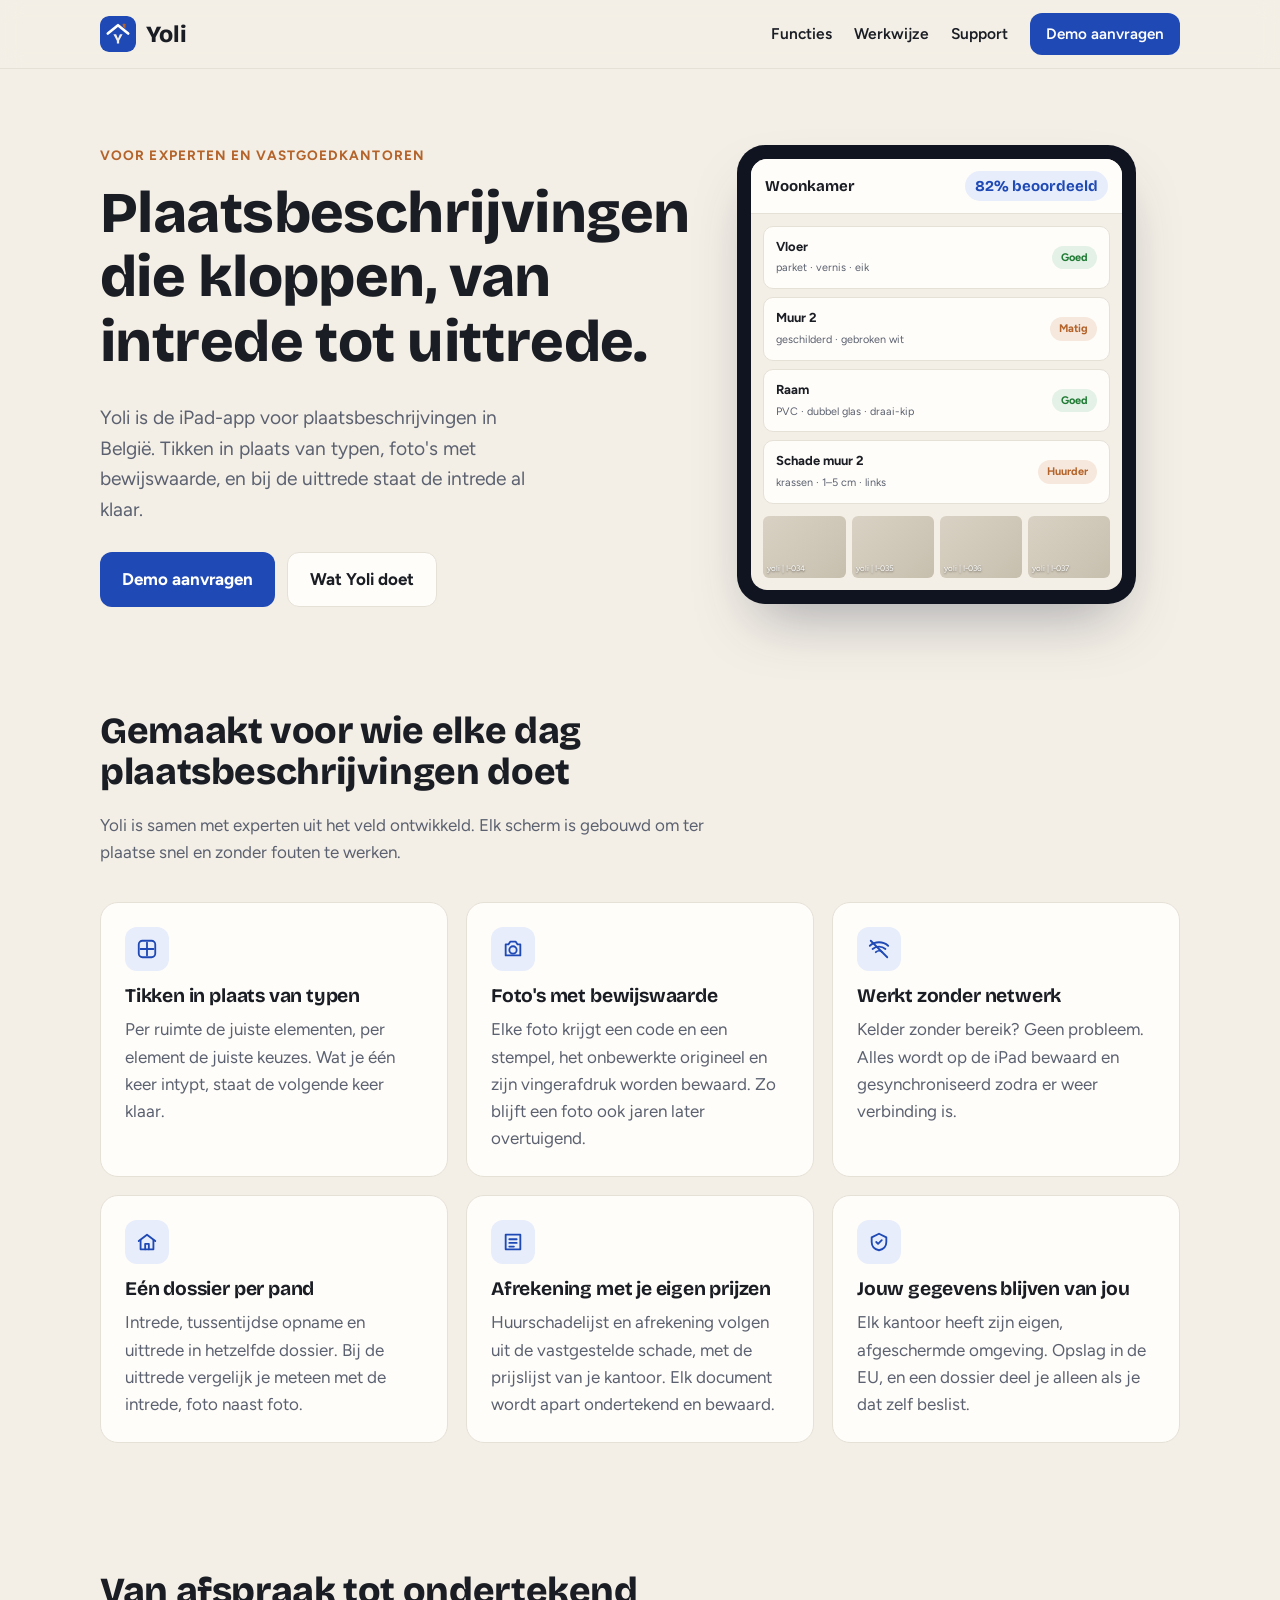
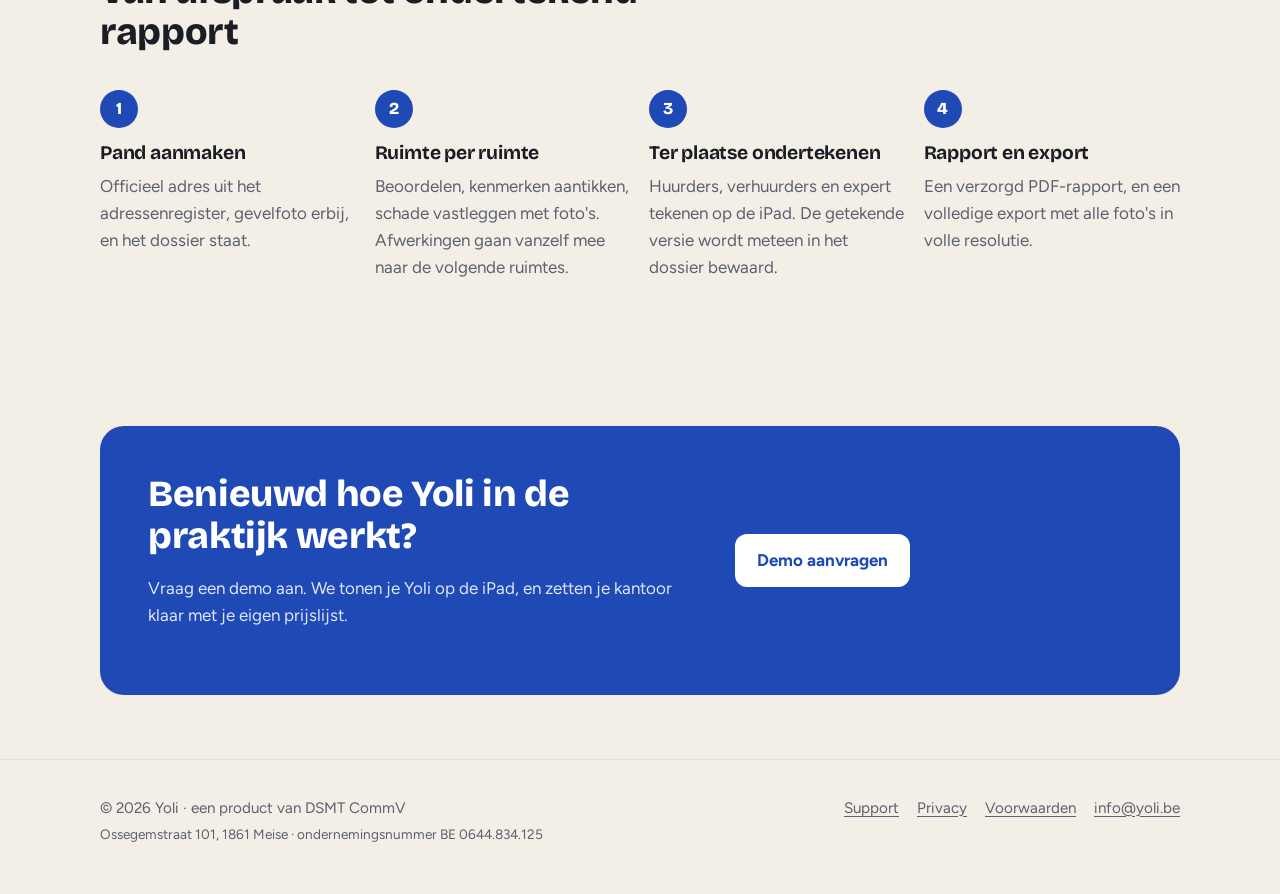
<file: index.html>
<!doctype html>
<html lang="nl-BE">
<head>
  <meta charset="utf-8">
  <meta name="viewport" content="width=device-width, initial-scale=1">
  <title>Yoli – plaatsbeschrijvingen op de iPad</title>
  <meta name="description" content="Yoli is de app voor digitale plaatsbeschrijvingen in België: intrede, uittrede en afrekening in één dossier, met foto's die als bewijs standhouden. Werkt ook zonder netwerk.">
  <link rel="icon" href="img/favicon.png">
  <link rel="stylesheet" href="stijl.css">
</head>
<body>
  <header class="kop">
    <div class="wrap">
      <a class="merk" href="./"><img src="img/yoli-icoon.svg" alt="">Yoli</a>
      <nav class="nav">
        <a href="#functies">Functies</a>
        <a href="#werkwijze">Werkwijze</a>
        <a href="support.html">Support</a>
        <a class="knop klein" href="mailto:info@yoli.be?subject=Demo%20van%20Yoli">Demo aanvragen</a>
      </nav>
    </div>
  </header>

  <main>
    <section class="held">
      <div class="wrap">
        <div>
          <span class="label">Voor experten en vastgoedkantoren</span>
          <h1>Plaatsbeschrijvingen die kloppen, van intrede tot uittrede.</h1>
          <p class="groot">Yoli is de iPad-app voor plaatsbeschrijvingen in België. Tikken in plaats van typen, foto's met bewijswaarde, en bij de uittrede staat de intrede al klaar.</p>
          <div class="knoppen">
            <a class="knop" href="mailto:info@yoli.be?subject=Demo%20van%20Yoli">Demo aanvragen</a>
            <a class="knop licht" href="#functies">Wat Yoli doet</a>
          </div>
        </div>
        <div class="toestel" aria-hidden="true">
          <div class="scherm">
            <div class="balk"><span>Woonkamer</span><span class="pil">82% beoordeeld</span></div>
            <div class="lijst">
              <div class="rij"><div><b>Vloer</b><small>parket · vernis · eik</small></div><span class="eval goed">Goed</span></div>
              <div class="rij"><div><b>Muur 2</b><small>geschilderd · gebroken wit</small></div><span class="eval matig">Matig</span></div>
              <div class="rij"><div><b>Raam</b><small>PVC · dubbel glas · draai-kip</small></div><span class="eval goed">Goed</span></div>
              <div class="rij"><div><b>Schade muur 2</b><small>krassen · 1–5 cm · links</small></div><span class="eval matig">Huurder</span></div>
            </div>
            <div class="fotos"><div data-n="34"></div><div data-n="35"></div><div data-n="36"></div><div data-n="37"></div></div>
          </div>
        </div>
      </div>
    </section>

    <section id="functies">
      <div class="wrap">
        <div class="intro">
          <h2>Gemaakt voor wie elke dag plaatsbeschrijvingen doet</h2>
          <p class="muted">Yoli is samen met experten uit het veld ontwikkeld. Elk scherm is gebouwd om ter plaatse snel en zonder fouten te werken.</p>
        </div>
        <div class="raster">
          <div class="kaart">
            <div class="icoon"><svg viewBox="0 0 24 24" fill="none" stroke="currentColor" stroke-width="2" stroke-linecap="round" stroke-linejoin="round"><path d="M5 12h14M12 5v14"/><rect x="3" y="3" width="18" height="18" rx="4"/></svg></div>
            <h3>Tikken in plaats van typen</h3>
            <p>Per ruimte de juiste elementen, per element de juiste keuzes. Wat je één keer intypt, staat de volgende keer klaar.</p>
          </div>
          <div class="kaart">
            <div class="icoon"><svg viewBox="0 0 24 24" fill="none" stroke="currentColor" stroke-width="2" stroke-linecap="round" stroke-linejoin="round"><path d="M4 7h3l2-3h6l2 3h3v12H4z"/><circle cx="12" cy="13" r="4"/></svg></div>
            <h3>Foto's met bewijswaarde</h3>
            <p>Elke foto krijgt een code en een stempel, het onbewerkte origineel en zijn vingerafdruk worden bewaard. Zo blijft een foto ook jaren later overtuigend.</p>
          </div>
          <div class="kaart">
            <div class="icoon"><svg viewBox="0 0 24 24" fill="none" stroke="currentColor" stroke-width="2" stroke-linecap="round" stroke-linejoin="round"><path d="M2 8.5a15 15 0 0 1 20 0M5 12a10.5 10.5 0 0 1 14 0M8.5 15.5a5 5 0 0 1 7 0"/><path d="M3 3l18 18"/></svg></div>
            <h3>Werkt zonder netwerk</h3>
            <p>Kelder zonder bereik? Geen probleem. Alles wordt op de iPad bewaard en gesynchroniseerd zodra er weer verbinding is.</p>
          </div>
          <div class="kaart">
            <div class="icoon"><svg viewBox="0 0 24 24" fill="none" stroke="currentColor" stroke-width="2" stroke-linecap="round" stroke-linejoin="round"><path d="M3 11l9-7 9 7"/><path d="M5 10v10h14V10"/><path d="M10 20v-6h4v6"/></svg></div>
            <h3>Eén dossier per pand</h3>
            <p>Intrede, tussentijdse opname en uittrede in hetzelfde dossier. Bij de uittrede vergelijk je meteen met de intrede, foto naast foto.</p>
          </div>
          <div class="kaart">
            <div class="icoon"><svg viewBox="0 0 24 24" fill="none" stroke="currentColor" stroke-width="2" stroke-linecap="round" stroke-linejoin="round"><path d="M4 4h16v16H4z"/><path d="M8 9h8M8 13h8M8 17h5"/></svg></div>
            <h3>Afrekening met je eigen prijzen</h3>
            <p>Huurschadelijst en afrekening volgen uit de vastgestelde schade, met de prijslijst van je kantoor. Elk document wordt apart ondertekend en bewaard.</p>
          </div>
          <div class="kaart">
            <div class="icoon"><svg viewBox="0 0 24 24" fill="none" stroke="currentColor" stroke-width="2" stroke-linecap="round" stroke-linejoin="round"><path d="M12 3l8 4v5c0 5-3.5 8-8 9-4.5-1-8-4-8-9V7z"/><path d="M9 12l2 2 4-4"/></svg></div>
            <h3>Jouw gegevens blijven van jou</h3>
            <p>Elk kantoor heeft zijn eigen, afgeschermde omgeving. Opslag in de EU, en een dossier deel je alleen als je dat zelf beslist.</p>
          </div>
        </div>
      </div>
    </section>

    <section id="werkwijze">
      <div class="wrap">
        <div class="intro">
          <h2>Van afspraak tot ondertekend rapport</h2>
        </div>
        <div class="stappen">
          <div class="stap"><h3>Pand aanmaken</h3><p>Officieel adres uit het adressenregister, gevelfoto erbij, en het dossier staat.</p></div>
          <div class="stap"><h3>Ruimte per ruimte</h3><p>Beoordelen, kenmerken aantikken, schade vastleggen met foto's. Afwerkingen gaan vanzelf mee naar de volgende ruimtes.</p></div>
          <div class="stap"><h3>Ter plaatse ondertekenen</h3><p>Huurders, verhuurders en expert tekenen op de iPad. De getekende versie wordt meteen in het dossier bewaard.</p></div>
          <div class="stap"><h3>Rapport en export</h3><p>Een verzorgd PDF-rapport, en een volledige export met alle foto's in volle resolutie.</p></div>
        </div>
      </div>
    </section>

    <section>
      <div class="wrap">
        <div class="band">
          <div>
            <h2>Benieuwd hoe Yoli in de praktijk werkt?</h2>
            <p>Vraag een demo aan. We tonen je Yoli op de iPad, en zetten je kantoor klaar met je eigen prijslijst.</p>
          </div>
          <div><a class="knop" href="mailto:info@yoli.be?subject=Demo%20van%20Yoli">Demo aanvragen</a></div>
        </div>
      </div>
    </section>
  </main>

  <footer class="voet">
    <div class="wrap">
      <div>© <span id="jaar">2026</span> Yoli · een product van DSMT CommV<br><span class="gegevens">Ossegemstraat 101, 1861 Meise · ondernemingsnummer BE 0644.834.125</span></div>
      <nav>
        <a href="support.html">Support</a>
        <a href="privacy.html">Privacy</a>
        <a href="voorwaarden.html">Voorwaarden</a>
        <a href="mailto:info@yoli.be">info@yoli.be</a>
      </nav>
    </div>
  </footer>
  <script>document.getElementById('jaar').textContent = new Date().getFullYear();</script>
  <script defer src="https://static.cloudflareinsights.com/beacon.min.js" data-cf-beacon='{"token": "1a68eac766ce40c5bf9dcab5c453d87e"}'></script>
</body>
</html>
</file>
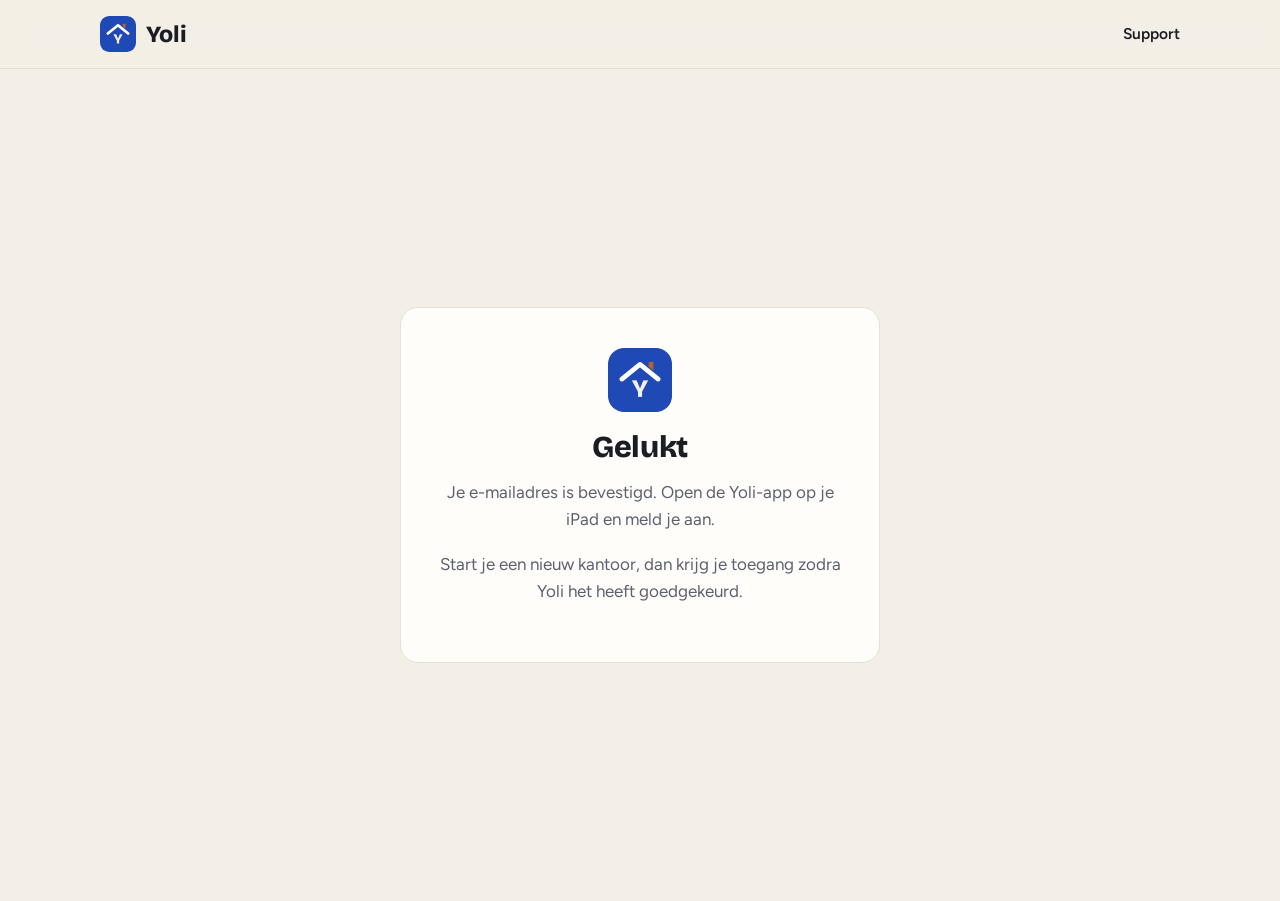
<file: bevestigd.html>
<!doctype html>
<html lang="nl-BE">
<head>
  <meta charset="utf-8">
  <meta name="viewport" content="width=device-width, initial-scale=1">
  <meta name="robots" content="noindex">
  <title>E-mailadres bevestigd – Yoli</title>
  <link rel="icon" href="img/favicon.png">
  <link rel="stylesheet" href="stijl.css">
</head>
<body>
  <header class="kop">
    <div class="wrap">
      <a class="merk" href="./"><img src="img/yoli-icoon.svg" alt="">Yoli</a>
      <nav class="nav"><a href="support.html">Support</a></nav>
    </div>
  </header>

  <!-- Where the links in Yoli's mails land (Supabase → Authentication → URL Configuration → Site URL).
       Supabase puts the outcome in the address after "#": an error, or a session that this page
       ignores on purpose. The app signs in itself. -->
  <main class="midden">
    <div class="kaart" id="goed">
      <img src="img/yoli-icoon-256.png" alt="">
      <h1 style="font-size: 1.9rem">Gelukt</h1>
      <p>Je e-mailadres is bevestigd. Open de Yoli-app op je iPad en meld je aan.</p>
      <p class="muted">Start je een nieuw kantoor, dan krijg je toegang zodra Yoli het heeft goedgekeurd.</p>
    </div>
    <div class="kaart" id="fout" hidden>
      <img src="img/yoli-icoon-256.png" alt="">
      <h1 style="font-size: 1.9rem">Deze link werkt niet meer</h1>
      <p>De link is al gebruikt of verlopen. Dat gebeurt soms omdat een mailprogramma links op voorhand opent.</p>
      <p class="muted">Geen probleem: vul in de app de <b>code uit dezelfde mail</b> in. Of vraag in de app een nieuwe mail aan.</p>
      <p><a class="knop licht" href="support.html">Hulp nodig?</a></p>
    </div>
  </main>
  <script>
    // Never keep tokens in the address bar or the history.
    const deel = new URLSearchParams(location.hash.slice(1) || location.search.slice(1));
    if (deel.get('error') || deel.get('error_code')) {
      document.getElementById('goed').hidden = true;
      document.getElementById('fout').hidden = false;
    }
    if (location.hash || location.search) history.replaceState(null, '', location.pathname);
  </script>
</body>
</html>
</file>
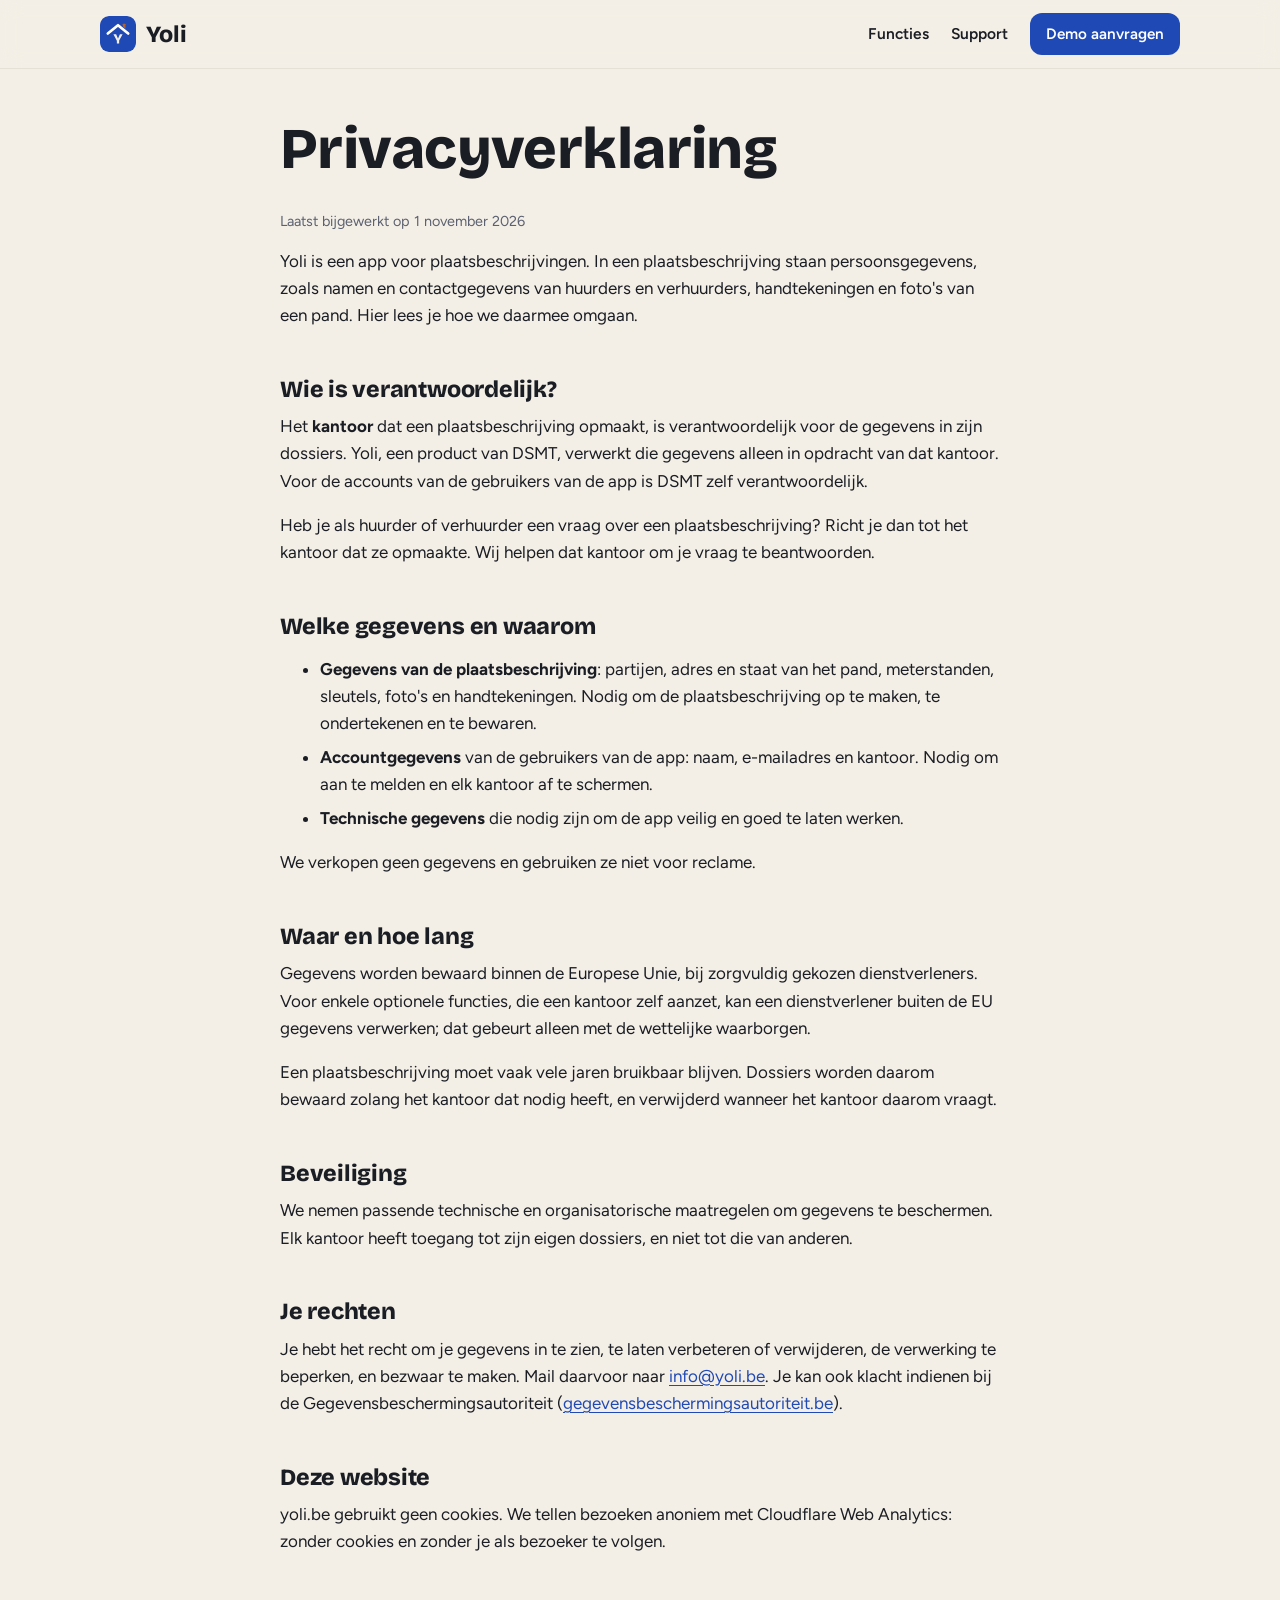
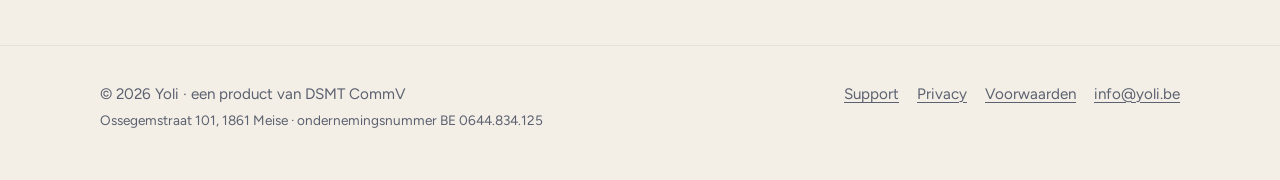
<file: privacy.html>
<!doctype html>
<html lang="nl-BE">
<head>
  <meta charset="utf-8">
  <meta name="viewport" content="width=device-width, initial-scale=1">
  <title>Privacyverklaring – Yoli</title>
  <meta name="description" content="Hoe Yoli omgaat met persoonsgegevens in plaatsbeschrijvingen.">
  <link rel="icon" href="img/favicon.png">
  <link rel="stylesheet" href="stijl.css">
</head>
<body>
  <header class="kop">
    <div class="wrap">
      <a class="merk" href="./"><img src="img/yoli-icoon.svg" alt="">Yoli</a>
      <nav class="nav">
        <a href="./#functies">Functies</a>
        <a href="support.html">Support</a>
        <a class="knop klein" href="mailto:info@yoli.be?subject=Demo%20van%20Yoli">Demo aanvragen</a>
      </nav>
    </div>
  </header>

  <main class="wrap tekstpagina">
    <h1>Privacyverklaring</h1>
    <p class="versie">Laatst bijgewerkt op 1 november 2026</p>

    <p>Yoli is een app voor plaatsbeschrijvingen. In een plaatsbeschrijving staan persoonsgegevens, zoals namen en contactgegevens van huurders en verhuurders, handtekeningen en foto's van een pand. Hier lees je hoe we daarmee omgaan.</p>

    <h2>Wie is verantwoordelijk?</h2>
    <p>Het <b>kantoor</b> dat een plaatsbeschrijving opmaakt, is verantwoordelijk voor de gegevens in zijn dossiers. Yoli, een product van DSMT, verwerkt die gegevens alleen in opdracht van dat kantoor. Voor de accounts van de gebruikers van de app is DSMT zelf verantwoordelijk.</p>
    <p>Heb je als huurder of verhuurder een vraag over een plaatsbeschrijving? Richt je dan tot het kantoor dat ze opmaakte. Wij helpen dat kantoor om je vraag te beantwoorden.</p>

    <h2>Welke gegevens en waarom</h2>
    <ul>
      <li><b>Gegevens van de plaatsbeschrijving</b>: partijen, adres en staat van het pand, meterstanden, sleutels, foto's en handtekeningen. Nodig om de plaatsbeschrijving op te maken, te ondertekenen en te bewaren.</li>
      <li><b>Accountgegevens</b> van de gebruikers van de app: naam, e-mailadres en kantoor. Nodig om aan te melden en elk kantoor af te schermen.</li>
      <li><b>Technische gegevens</b> die nodig zijn om de app veilig en goed te laten werken.</li>
    </ul>
    <p>We verkopen geen gegevens en gebruiken ze niet voor reclame.</p>

    <h2>Waar en hoe lang</h2>
    <p>Gegevens worden bewaard binnen de Europese Unie, bij zorgvuldig gekozen dienstverleners. Voor enkele optionele functies, die een kantoor zelf aanzet, kan een dienstverlener buiten de EU gegevens verwerken; dat gebeurt alleen met de wettelijke waarborgen.</p>
    <p>Een plaatsbeschrijving moet vaak vele jaren bruikbaar blijven. Dossiers worden daarom bewaard zolang het kantoor dat nodig heeft, en verwijderd wanneer het kantoor daarom vraagt.</p>

    <h2>Beveiliging</h2>
    <p>We nemen passende technische en organisatorische maatregelen om gegevens te beschermen. Elk kantoor heeft toegang tot zijn eigen dossiers, en niet tot die van anderen.</p>

    <h2>Je rechten</h2>
    <p>Je hebt het recht om je gegevens in te zien, te laten verbeteren of verwijderen, de verwerking te beperken, en bezwaar te maken. Mail daarvoor naar <a href="mailto:info@yoli.be">info@yoli.be</a>. Je kan ook klacht indienen bij de Gegevensbeschermingsautoriteit (<a href="https://www.gegevensbeschermingsautoriteit.be">gegevensbeschermingsautoriteit.be</a>).</p>

    <h2>Deze website</h2>
    <p>yoli.be gebruikt geen cookies. We tellen bezoeken anoniem met Cloudflare Web Analytics: zonder cookies en zonder je als bezoeker te volgen.</p>
  </main>

  <footer class="voet">
    <div class="wrap">
      <div>© 2026 Yoli · een product van DSMT CommV<br><span class="gegevens">Ossegemstraat 101, 1861 Meise · ondernemingsnummer BE 0644.834.125</span></div>
      <nav>
        <a href="support.html">Support</a>
        <a href="privacy.html">Privacy</a>
        <a href="voorwaarden.html">Voorwaarden</a>
        <a href="mailto:info@yoli.be">info@yoli.be</a>
      </nav>
    </div>
  </footer>
  <script defer src="https://static.cloudflareinsights.com/beacon.min.js" data-cf-beacon='{"token": "1a68eac766ce40c5bf9dcab5c453d87e"}'></script>
</body>
</html>
</file>
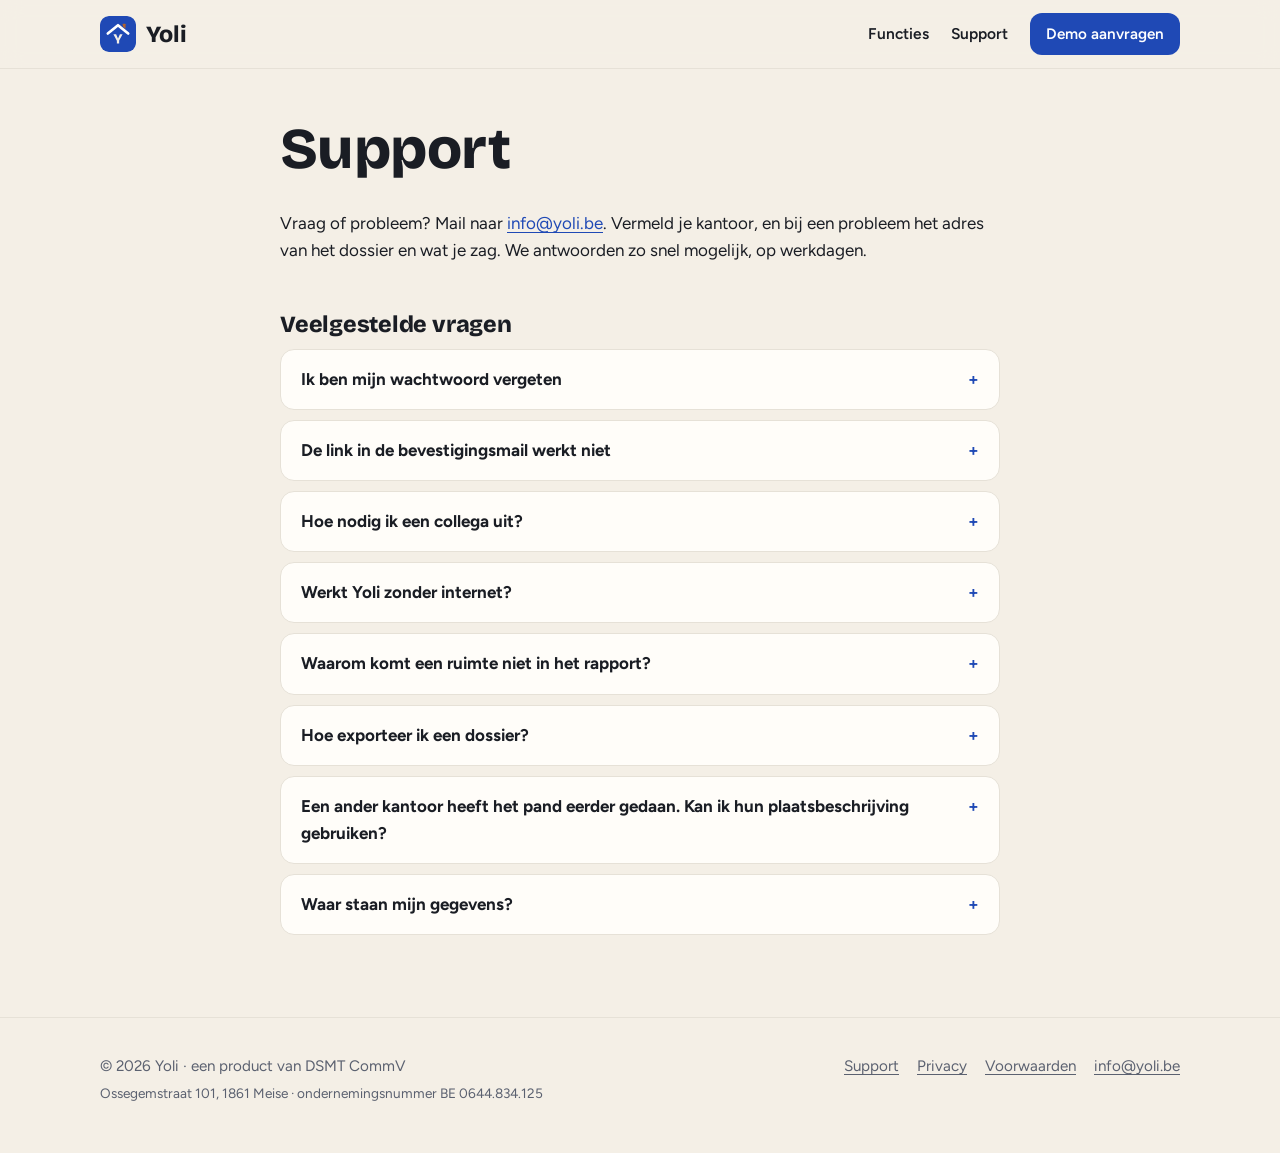
<file: support.html>
<!doctype html>
<html lang="nl-BE">
<head>
  <meta charset="utf-8">
  <meta name="viewport" content="width=device-width, initial-scale=1">
  <title>Support – Yoli</title>
  <meta name="description" content="Hulp bij Yoli: aanmelden, collega's uitnodigen, offline werken, rapporten en exporteren.">
  <link rel="icon" href="img/favicon.png">
  <link rel="stylesheet" href="stijl.css">
</head>
<body>
  <header class="kop">
    <div class="wrap">
      <a class="merk" href="./"><img src="img/yoli-icoon.svg" alt="">Yoli</a>
      <nav class="nav">
        <a href="./#functies">Functies</a>
        <a href="support.html">Support</a>
        <a class="knop klein" href="mailto:info@yoli.be?subject=Demo%20van%20Yoli">Demo aanvragen</a>
      </nav>
    </div>
  </header>

  <main class="wrap tekstpagina">
    <h1>Support</h1>
    <p>Vraag of probleem? Mail naar <a href="mailto:info@yoli.be?subject=Vraag%20over%20Yoli">info@yoli.be</a>. Vermeld je kantoor, en bij een probleem het adres van het dossier en wat je zag. We antwoorden zo snel mogelijk, op werkdagen.</p>

    <h2>Veelgestelde vragen</h2>
    <details>
      <summary>Ik ben mijn wachtwoord vergeten</summary>
      <p>Tik op het aanmeldscherm op <b>Wachtwoord vergeten?</b> en vul je e-mailadres in. Je krijgt een mail met een code; vul die in de app in, samen met je nieuwe wachtwoord.</p>
    </details>
    <details>
      <summary>De link in de bevestigingsmail werkt niet</summary>
      <p>Sommige mailprogramma's, zoals Outlook, openen links al voor jij erop tikt, waardoor de link vervalt. Gebruik dan de code uit dezelfde mail: vul ze in de app in op het scherm "Bevestig je e-mailadres".</p>
    </details>
    <details>
      <summary>Hoe nodig ik een collega uit?</summary>
      <p>Ga in de app naar <b>Profiel → Kantoor</b> en tik op <b>Collega uitnodigen</b>. Je collega kiest bij "Account aanmaken" voor "Ik heb een code" en vult die code in. Een code werkt één keer en 14 dagen lang.</p>
    </details>
    <details>
      <summary>Werkt Yoli zonder internet?</summary>
      <p>Ja. Alles wat je opneemt, staat eerst op de iPad. Zodra er weer netwerk is, synchroniseert Yoli vanzelf. Meld je wel een eerste keer aan met netwerk.</p>
    </details>
    <details>
      <summary>Waarom komt een ruimte niet in het rapport?</summary>
      <p>Een ruimte zonder één enkele foto wordt beschouwd als niet aanwezig en blijft uit het rapport. Het rapportscherm toont welke ruimtes dat zijn, zodat je er nog een foto kan nemen.</p>
    </details>
    <details>
      <summary>Hoe exporteer ik een dossier?</summary>
      <p>Op het rapportscherm: <b>Dossier exporteren</b>. Je krijgt één ZIP met het rapport, alle foto's in volle resolutie met hun code, het fotoregister en de getekende versies. Met <b>Dossier importeren</b> op het startscherm lees je zo'n export weer in.</p>
    </details>
    <details>
      <summary>Een ander kantoor heeft het pand eerder gedaan. Kan ik hun plaatsbeschrijving gebruiken?</summary>
      <p>Ja, als dat kantoor het wil. Het maakt bij het pand een overdrachtscode; jij kiest op het startscherm <b>Dossier ontvangen met code</b>. Je krijgt een kopie met alle foto's. Werkt dat kantoor niet met Yoli, dan kan je hun PDF-rapport als bijlage inlezen.</p>
    </details>
    <details>
      <summary>Waar staan mijn gegevens?</summary>
      <p>Op je iPad en op onze servers in de Europese Unie. Elk kantoor ziet alleen zijn eigen dossiers. Meer in de <a href="privacy.html">privacyverklaring</a>.</p>
    </details>
  </main>

  <footer class="voet">
    <div class="wrap">
      <div>© 2026 Yoli · een product van DSMT CommV<br><span class="gegevens">Ossegemstraat 101, 1861 Meise · ondernemingsnummer BE 0644.834.125</span></div>
      <nav>
        <a href="support.html">Support</a>
        <a href="privacy.html">Privacy</a>
        <a href="voorwaarden.html">Voorwaarden</a>
        <a href="mailto:info@yoli.be">info@yoli.be</a>
      </nav>
    </div>
  </footer>
  <script defer src="https://static.cloudflareinsights.com/beacon.min.js" data-cf-beacon='{"token": "1a68eac766ce40c5bf9dcab5c453d87e"}'></script>
</body>
</html>
</file>
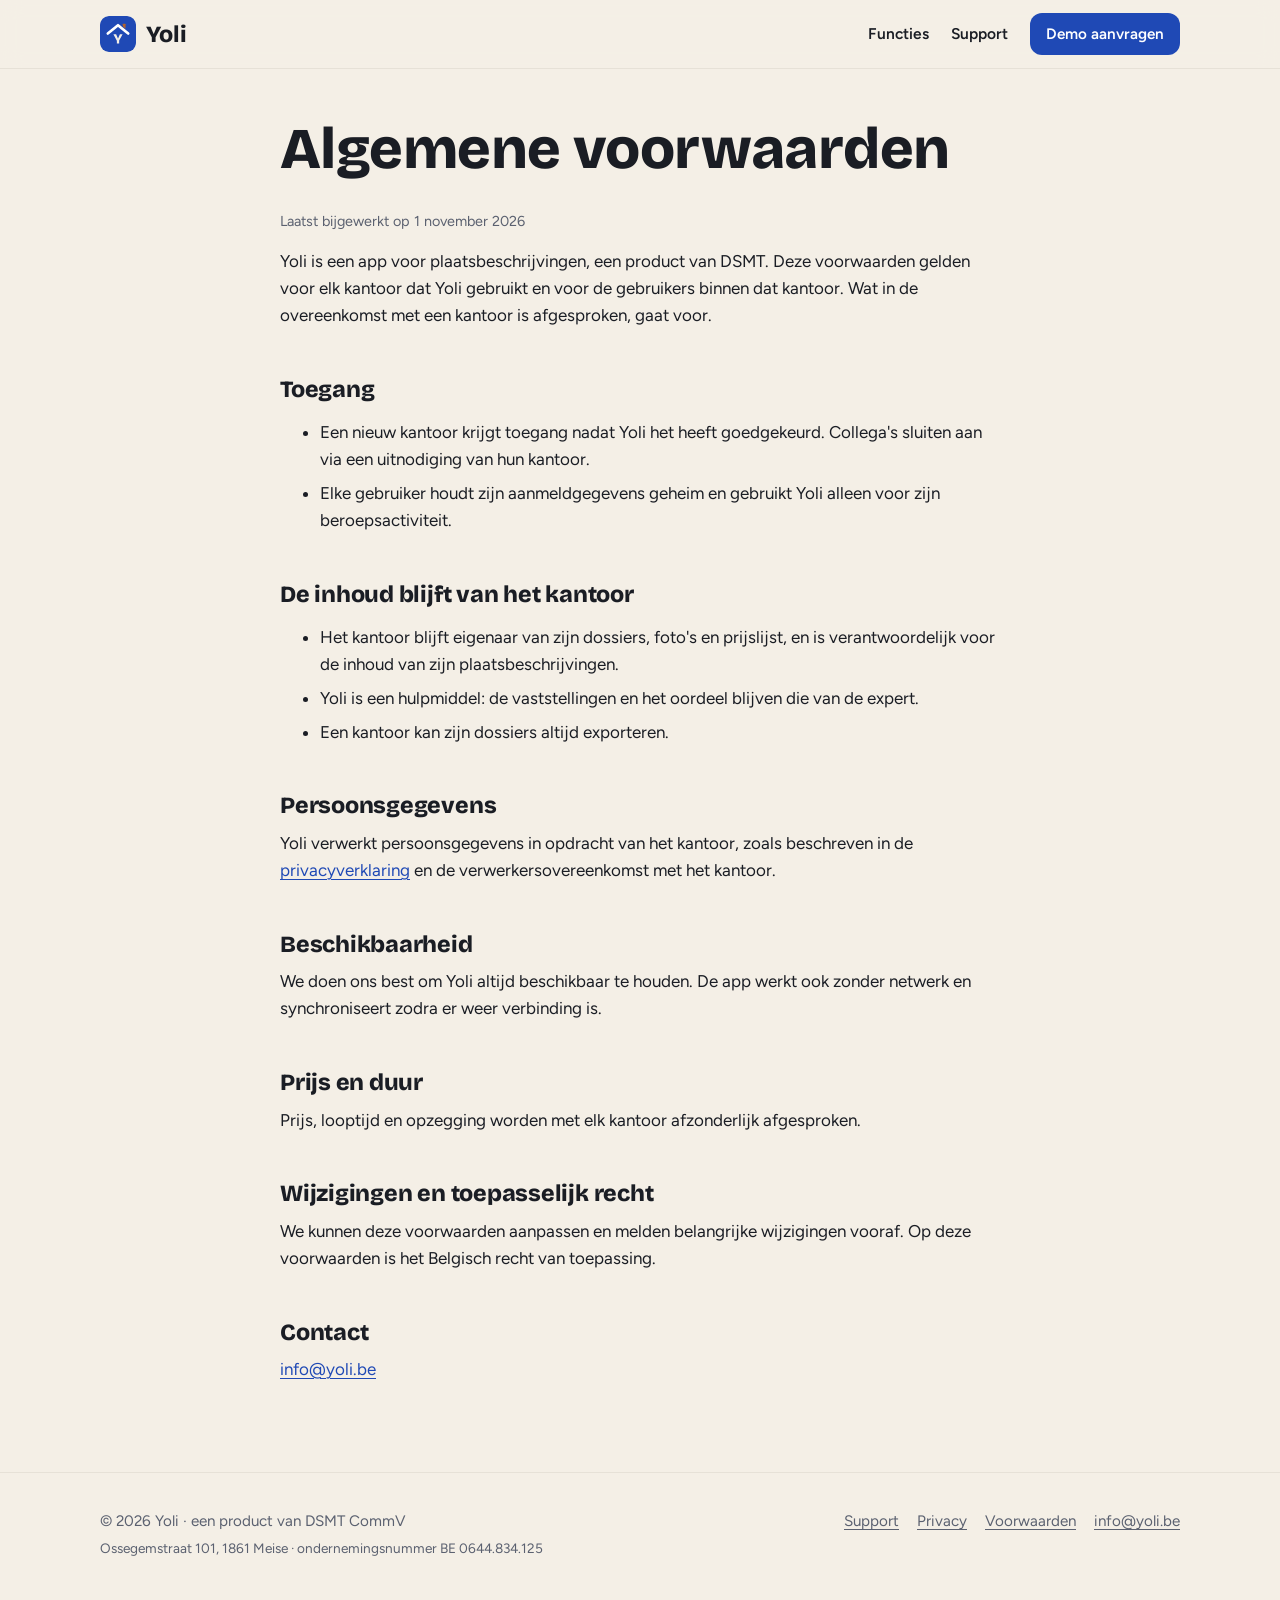
<file: voorwaarden.html>
<!doctype html>
<html lang="nl-BE">
<head>
  <meta charset="utf-8">
  <meta name="viewport" content="width=device-width, initial-scale=1">
  <title>Algemene voorwaarden – Yoli</title>
  <meta name="description" content="De voorwaarden voor het gebruik van Yoli.">
  <link rel="icon" href="img/favicon.png">
  <link rel="stylesheet" href="stijl.css">
</head>
<body>
  <header class="kop">
    <div class="wrap">
      <a class="merk" href="./"><img src="img/yoli-icoon.svg" alt="">Yoli</a>
      <nav class="nav">
        <a href="./#functies">Functies</a>
        <a href="support.html">Support</a>
        <a class="knop klein" href="mailto:info@yoli.be?subject=Demo%20van%20Yoli">Demo aanvragen</a>
      </nav>
    </div>
  </header>

  <main class="wrap tekstpagina">
    <h1>Algemene voorwaarden</h1>
    <p class="versie">Laatst bijgewerkt op 1 november 2026</p>

    <p>Yoli is een app voor plaatsbeschrijvingen, een product van DSMT. Deze voorwaarden gelden voor elk kantoor dat Yoli gebruikt en voor de gebruikers binnen dat kantoor. Wat in de overeenkomst met een kantoor is afgesproken, gaat voor.</p>

    <h2>Toegang</h2>
    <ul>
      <li>Een nieuw kantoor krijgt toegang nadat Yoli het heeft goedgekeurd. Collega's sluiten aan via een uitnodiging van hun kantoor.</li>
      <li>Elke gebruiker houdt zijn aanmeldgegevens geheim en gebruikt Yoli alleen voor zijn beroepsactiviteit.</li>
    </ul>

    <h2>De inhoud blijft van het kantoor</h2>
    <ul>
      <li>Het kantoor blijft eigenaar van zijn dossiers, foto's en prijslijst, en is verantwoordelijk voor de inhoud van zijn plaatsbeschrijvingen.</li>
      <li>Yoli is een hulpmiddel: de vaststellingen en het oordeel blijven die van de expert.</li>
      <li>Een kantoor kan zijn dossiers altijd exporteren.</li>
    </ul>

    <h2>Persoonsgegevens</h2>
    <p>Yoli verwerkt persoonsgegevens in opdracht van het kantoor, zoals beschreven in de <a href="privacy.html">privacyverklaring</a> en de verwerkersovereenkomst met het kantoor.</p>

    <h2>Beschikbaarheid</h2>
    <p>We doen ons best om Yoli altijd beschikbaar te houden. De app werkt ook zonder netwerk en synchroniseert zodra er weer verbinding is.</p>

    <h2>Prijs en duur</h2>
    <p>Prijs, looptijd en opzegging worden met elk kantoor afzonderlijk afgesproken.</p>

    <h2>Wijzigingen en toepasselijk recht</h2>
    <p>We kunnen deze voorwaarden aanpassen en melden belangrijke wijzigingen vooraf. Op deze voorwaarden is het Belgisch recht van toepassing.</p>

    <h2>Contact</h2>
    <p><a href="mailto:info@yoli.be">info@yoli.be</a></p>
  </main>

  <footer class="voet">
    <div class="wrap">
      <div>© 2026 Yoli · een product van DSMT CommV<br><span class="gegevens">Ossegemstraat 101, 1861 Meise · ondernemingsnummer BE 0644.834.125</span></div>
      <nav>
        <a href="support.html">Support</a>
        <a href="privacy.html">Privacy</a>
        <a href="voorwaarden.html">Voorwaarden</a>
        <a href="mailto:info@yoli.be">info@yoli.be</a>
      </nav>
    </div>
  </footer>
  <script defer src="https://static.cloudflareinsights.com/beacon.min.js" data-cf-beacon='{"token": "1a68eac766ce40c5bf9dcab5c453d87e"}'></script>
</body>
</html>
</file>
<file: stijl.css>
/* yoli.be – one stylesheet for every page. Colours as in the app (src/theme, docs/prototype.html). */

@font-face { font-family: 'Bricolage Grotesque'; src: url('fonts/BricolageGrotesque_700Bold.ttf') format('truetype'); font-weight: 700; font-display: swap; }
@font-face { font-family: 'Bricolage Grotesque'; src: url('fonts/BricolageGrotesque_800ExtraBold.ttf') format('truetype'); font-weight: 800; font-display: swap; }
@font-face { font-family: 'Figtree'; src: url('fonts/Figtree_400Regular.ttf') format('truetype'); font-weight: 400; font-display: swap; }
@font-face { font-family: 'Figtree'; src: url('fonts/Figtree_600SemiBold.ttf') format('truetype'); font-weight: 600; font-display: swap; }
@font-face { font-family: 'Figtree'; src: url('fonts/Figtree_700Bold.ttf') format('truetype'); font-weight: 700; font-display: swap; }

:root {
  --blauw: #1f49b5;
  --blauw-diep: #173a93;
  --blauw-zacht: #e7edfb;
  --zand: #f4efe6;
  --kaart: #fffdf9;
  --rand: #e6e1d7;
  --koper: #b4632a;
  --groen: #1f7a34;
  --inkt: #1a1d24;
  --grijs: #5b6170;
  --titel: 'Bricolage Grotesque', 'Figtree', system-ui, sans-serif;
  --tekst: 'Figtree', system-ui, -apple-system, 'Segoe UI', sans-serif;
  --breed: 1120px;
}
@media (prefers-color-scheme: dark) {
  :root:not([data-theme='light']) {
    --blauw: #7ea0ff;
    --blauw-diep: #a9bfff;
    --blauw-zacht: #1d2740;
    --zand: #141a28;
    --kaart: #1b2233;
    --rand: #2a3347;
    --inkt: #eef0f5;
    --grijs: #a7aebd;
  }
}

* { box-sizing: border-box; }
html { -webkit-text-size-adjust: 100%; scroll-behavior: smooth; }
body { margin: 0; background: var(--zand); color: var(--inkt); font: 400 17px/1.6 var(--tekst); }
img { max-width: 100%; display: block; }
a { color: var(--blauw); text-underline-offset: 3px; }
h1, h2, h3 { font-family: var(--titel); line-height: 1.12; margin: 0 0 .5em; letter-spacing: -.01em; }
h1 { font-size: clamp(1.9rem, 6.4vw, 3.6rem); font-weight: 800; hyphens: auto; overflow-wrap: break-word; }
h2 { font-size: clamp(1.6rem, 3.2vw, 2.3rem); font-weight: 800; }
h3 { font-size: 1.2rem; font-weight: 700; }
p { margin: 0 0 1em; }
.muted { color: var(--grijs); }
.wrap { width: 100%; max-width: var(--breed); margin: 0 auto; padding: 0 20px; }

/* Header */
.kop { position: sticky; top: 0; z-index: 10; background: color-mix(in srgb, var(--zand) 88%, transparent); backdrop-filter: blur(10px); border-bottom: 1px solid var(--rand); }
.kop .wrap { display: flex; align-items: center; justify-content: space-between; height: 68px; gap: 16px; }
.merk { display: flex; align-items: center; gap: 10px; text-decoration: none; color: var(--inkt); font: 800 1.45rem var(--titel); }
.merk img { width: 36px; height: 36px; border-radius: 9px; }
.nav { display: flex; align-items: center; gap: 22px; }
.nav a { color: var(--inkt); text-decoration: none; font-weight: 600; font-size: .97rem; }
.nav a:hover { color: var(--blauw); }
@media (max-width: 720px) { .nav a:not(.knop) { display: none; } }

/* Buttons */
.knop { display: inline-flex; align-items: center; justify-content: center; gap: 8px; padding: 13px 22px; border-radius: 12px; background: var(--blauw); color: #fff !important; font-weight: 700; text-decoration: none; border: 0; cursor: pointer; transition: background .15s, transform .15s; }
.knop:hover { background: var(--blauw-diep); transform: translateY(-1px); }
.knop.licht { background: var(--kaart); color: var(--inkt) !important; border: 1px solid var(--rand); }
.knop.licht:hover { background: var(--zand); }
.knop.klein { padding: 9px 16px; font-size: .95rem; }

/* Hero */
.held { padding: 72px 0 40px; }
.held .wrap { display: grid; grid-template-columns: 1.1fr .9fr; gap: 48px; align-items: center; }
.label { display: inline-block; font-weight: 700; font-size: .85rem; letter-spacing: .08em; text-transform: uppercase; color: var(--koper); margin-bottom: 14px; }
.held p.groot { font-size: 1.2rem; color: var(--grijs); max-width: 36ch; }
.held .knoppen { display: flex; flex-wrap: wrap; gap: 12px; margin-top: 26px; }
@media (max-width: 900px) { .held .wrap { grid-template-columns: 1fr; } .held { padding-top: 40px; } }

/* Mock-up of the app on an iPad */
.toestel { background: #0f1420; border-radius: 28px; padding: 14px; box-shadow: 0 30px 60px -20px rgba(20, 30, 60, .35); }
.scherm { background: #f4efe6; border-radius: 16px; overflow: hidden; color: #1a1d24; font-size: 13px; }
.scherm .balk { display: flex; align-items: center; justify-content: space-between; padding: 12px 14px; background: #fffdf9; border-bottom: 1px solid #e6e1d7; font-weight: 700; }
.scherm .balk span { font-family: var(--titel); font-size: 15px; }
.scherm .pil { background: #e7edfb; color: #1f49b5; border-radius: 999px; padding: 3px 10px; font-size: 11px; font-weight: 700; }
.scherm .lijst { padding: 12px; display: grid; gap: 8px; }
.scherm .rij { background: #fffdf9; border: 1px solid #e6e1d7; border-radius: 10px; padding: 10px 12px; display: flex; justify-content: space-between; align-items: center; gap: 8px; }
.scherm .rij b { display: block; }
.scherm .rij small { color: #5b6170; }
.scherm .eval { border-radius: 999px; padding: 3px 9px; font-weight: 700; font-size: 11px; white-space: nowrap; }
.eval.goed { background: #e3f1e6; color: #1f7a34; }
.eval.matig { background: #f6e8dc; color: #b4632a; }
.scherm .fotos { display: grid; grid-template-columns: repeat(4, 1fr); gap: 6px; padding: 0 12px 12px; }
.scherm .fotos div { aspect-ratio: 4/3; border-radius: 6px; background: linear-gradient(135deg, #d9d2c4, #c7bfae); position: relative; }
.scherm .fotos div::after { content: 'yoli | I-0' attr(data-n); position: absolute; left: 4px; bottom: 3px; font-size: 8px; color: #fff; text-shadow: 0 1px 2px rgba(0, 0, 0, .5); }

/* Sections */
section { padding: 64px 0; }
.intro { max-width: 60ch; margin-bottom: 36px; }
.raster { display: grid; grid-template-columns: repeat(3, 1fr); gap: 18px; }
@media (max-width: 900px) { .raster { grid-template-columns: repeat(2, 1fr); } }
@media (max-width: 600px) { .raster { grid-template-columns: 1fr; } }
.kaart { background: var(--kaart); border: 1px solid var(--rand); border-radius: 18px; padding: 24px; }
.kaart p { color: var(--grijs); margin: 0; }
.icoon { width: 44px; height: 44px; border-radius: 12px; background: var(--blauw-zacht); color: var(--blauw); display: grid; place-items: center; margin-bottom: 14px; }
.icoon svg { width: 22px; height: 22px; }

/* Steps */
.stappen { counter-reset: stap; display: grid; grid-template-columns: repeat(4, 1fr); gap: 18px; }
@media (max-width: 900px) { .stappen { grid-template-columns: 1fr 1fr; } }
@media (max-width: 600px) { .stappen { grid-template-columns: 1fr; } }
.stap { position: relative; padding-top: 52px; }
.stap::before { counter-increment: stap; content: counter(stap); position: absolute; top: 0; left: 0; width: 38px; height: 38px; border-radius: 50%; background: var(--blauw); color: #fff; display: grid; place-items: center; font: 800 1.05rem var(--titel); }
.stap p { color: var(--grijs); }

/* Band */
.band { background: var(--blauw); color: #fff; border-radius: 24px; padding: 48px; display: grid; grid-template-columns: 1.4fr 1fr; gap: 32px; align-items: center; }
.band h2 { color: #fff; }
.band p { color: #dfe6fb; }
.band .knop { background: #fff; color: var(--blauw) !important; }
.band .knop:hover { background: var(--zand); }
@media (max-width: 800px) { .band { grid-template-columns: 1fr; padding: 32px 24px; } }
@media (prefers-color-scheme: dark) {
  :root:not([data-theme='light']) .band { background: #1f49b5; }
  /* Light blue in dark mode: dark text on the buttons keeps them readable. */
  :root:not([data-theme='light']) .knop:not(.licht) { color: #0f1420 !important; }
  :root:not([data-theme='light']) .band .knop { color: #1f49b5 !important; }
}

/* Questions */
details { background: var(--kaart); border: 1px solid var(--rand); border-radius: 14px; padding: 16px 20px; margin-bottom: 10px; }
summary { cursor: pointer; font-weight: 700; list-style: none; display: flex; justify-content: space-between; gap: 12px; }
summary::after { content: '+'; color: var(--blauw); font-weight: 800; }
details[open] summary::after { content: '–'; }
details p { margin: 12px 0 0; color: var(--grijs); }

/* Text pages (privacy, terms) */
.tekstpagina { max-width: 760px; padding-top: 48px; padding-bottom: 72px; }
.tekstpagina h2 { font-size: 1.45rem; margin-top: 2em; }
.tekstpagina li { margin-bottom: .4em; }
.tekstpagina table { width: 100%; border-collapse: collapse; margin: 1em 0 1.5em; font-size: .95rem; }
.tekstpagina th, .tekstpagina td { text-align: left; padding: 10px 12px; border-bottom: 1px solid var(--rand); vertical-align: top; }
.tekstpagina th { font-weight: 700; background: var(--kaart); }
.invullen { background: #fff3c4; color: #5a4300; padding: 0 4px; border-radius: 4px; }
.versie { font-size: .9rem; color: var(--grijs); }

/* Footer */
.voet { border-top: 1px solid var(--rand); padding: 36px 0 48px; color: var(--grijs); font-size: .95rem; }
.voet .wrap { display: flex; flex-wrap: wrap; justify-content: space-between; gap: 18px; }
.voet a { color: var(--grijs); }
.voet nav { display: flex; flex-wrap: wrap; gap: 18px; }
.voet .gegevens { display: inline-block; margin-top: 4px; font-size: .85rem; }

/* Centered message (account confirmed) */
.midden { min-height: calc(100vh - 68px); display: grid; place-items: center; padding: 40px 20px; }
.midden .kaart { max-width: 480px; text-align: center; padding: 40px 32px; }
.midden .kaart img { width: 64px; height: 64px; border-radius: 16px; margin: 0 auto 18px; }
.midden .kaart p { margin-bottom: 1em; }
</file>
